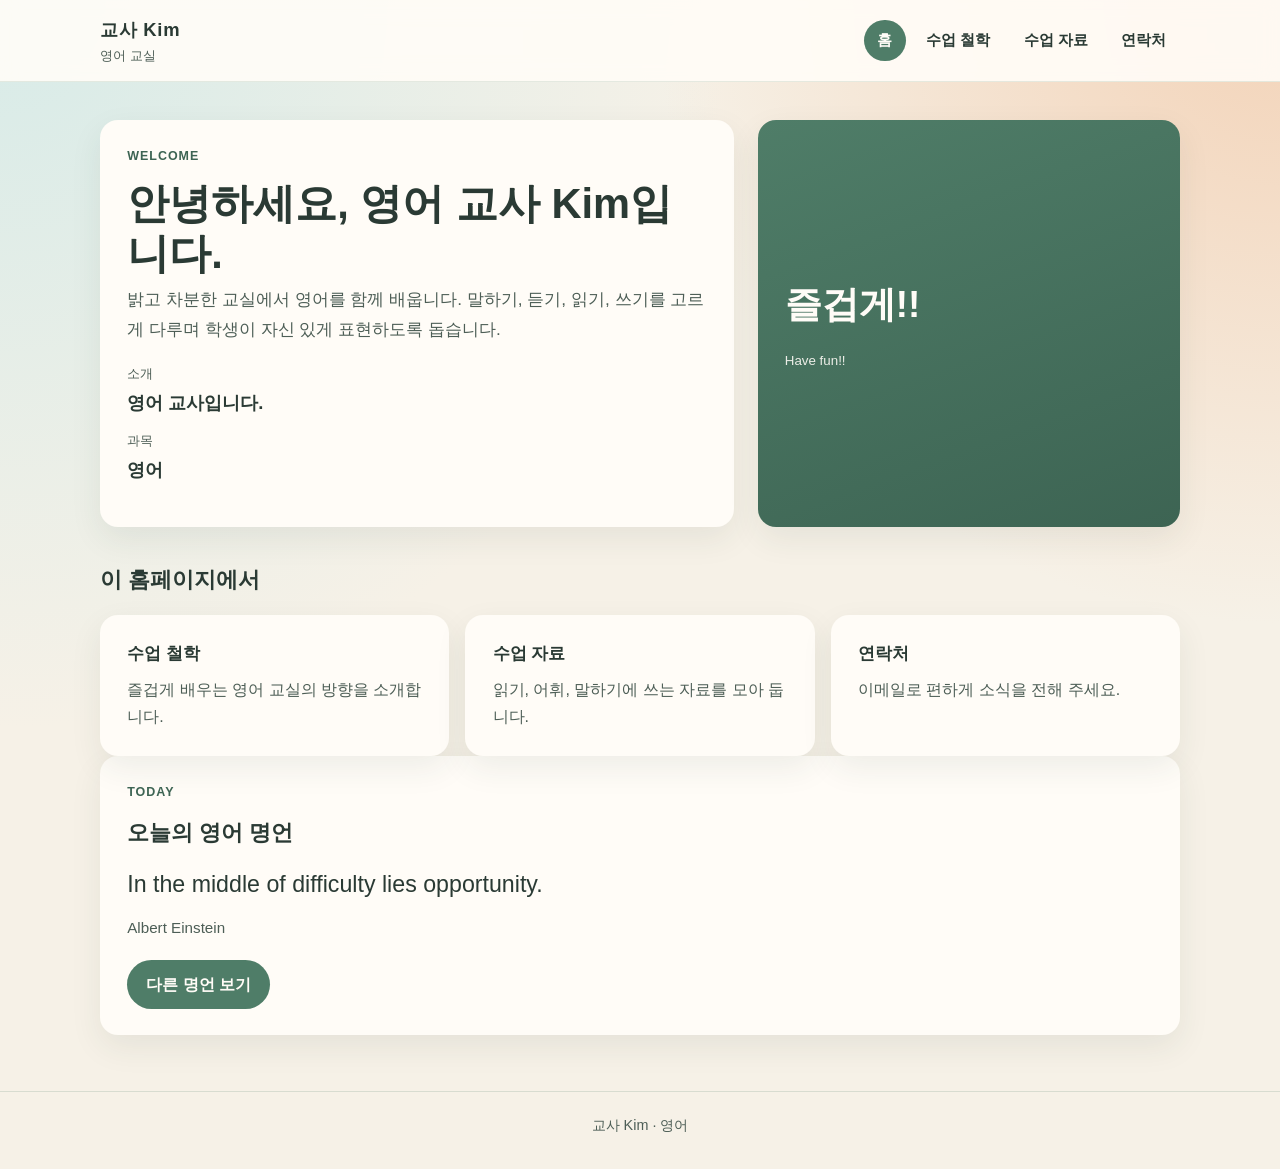
<file: index.html>
<!DOCTYPE html>
<html lang="ko">
<head>
  <meta charset="UTF-8">
  <meta name="viewport" content="width=device-width, initial-scale=1">
  <title>홈 | 교사 Kim</title>
  <link rel="stylesheet" href="style.css">
</head>
<body>
  <a class="skip" href="#content">본문으로 건너뛰기</a>
  <header class="site-header">
    <div class="header-inner">
      <a class="brand" href="index.html">
        <strong>교사 Kim</strong>
        <span>영어 교실</span>
      </a>
      <nav aria-label="주요 메뉴">
        <ul class="nav-list">
          <li><a href="index.html" aria-current="page">홈</a></li>
          <li><a href="philosophy.html">수업 철학</a></li>
          <li><a href="materials.html">수업 자료</a></li>
          <li><a href="contact.html">연락처</a></li>
        </ul>
      </nav>
    </div>
  </header>

  <main id="content">
    <section class="hero">
      <article class="card">
        <p class="kicker">Welcome</p>
        <h1>안녕하세요, 영어 교사 Kim입니다.</h1>
        <p class="lead">밝고 차분한 교실에서 영어를 함께 배웁니다. 말하기, 듣기, 읽기, 쓰기를 고르게 다루며 학생이 자신 있게 표현하도록 돕습니다.</p>
        <dl class="meta">
          <div>
            <dt>소개</dt>
            <dd>영어 교사입니다.</dd>
          </div>
          <div>
            <dt>과목</dt>
            <dd>영어</dd>
          </div>
        </dl>
      </article>
      <aside class="card quote-card">
        <p>즐겁게!!</p>
        <small>Have fun!!</small>
      </aside>
    </section>

    <h2 class="section-title">이 홈페이지에서</h2>
    <div class="grid">
      <article class="card tile">
        <h3>수업 철학</h3>
        <p>즐겁게 배우는 영어 교실의 방향을 소개합니다.</p>
      </article>
      <article class="card tile">
        <h3>수업 자료</h3>
        <p>읽기, 어휘, 말하기에 쓰는 자료를 모아 둡니다.</p>
      </article>
      <article class="card tile">
        <h3>연락처</h3>
        <p>이메일로 편하게 소식을 전해 주세요.</p>
      </article>
    </div>

    <section class="quote-of-day card" aria-labelledby="quote-heading">
      <p class="kicker">Today</p>
      <h2 id="quote-heading" class="quote-heading">오늘의 영어 명언</h2>
      <blockquote>
        <p id="quote-text">The journey of a thousand miles begins with a single step.</p>
        <footer id="quote-author">Lao Tzu</footer>
      </blockquote>
      <button type="button" id="quote-button">다른 명언 보기</button>
    </section>
  </main>

  <footer class="page-footer">교사 Kim · 영어</footer>
  <script src="quote.js"></script>
</body>
</html>
</file>
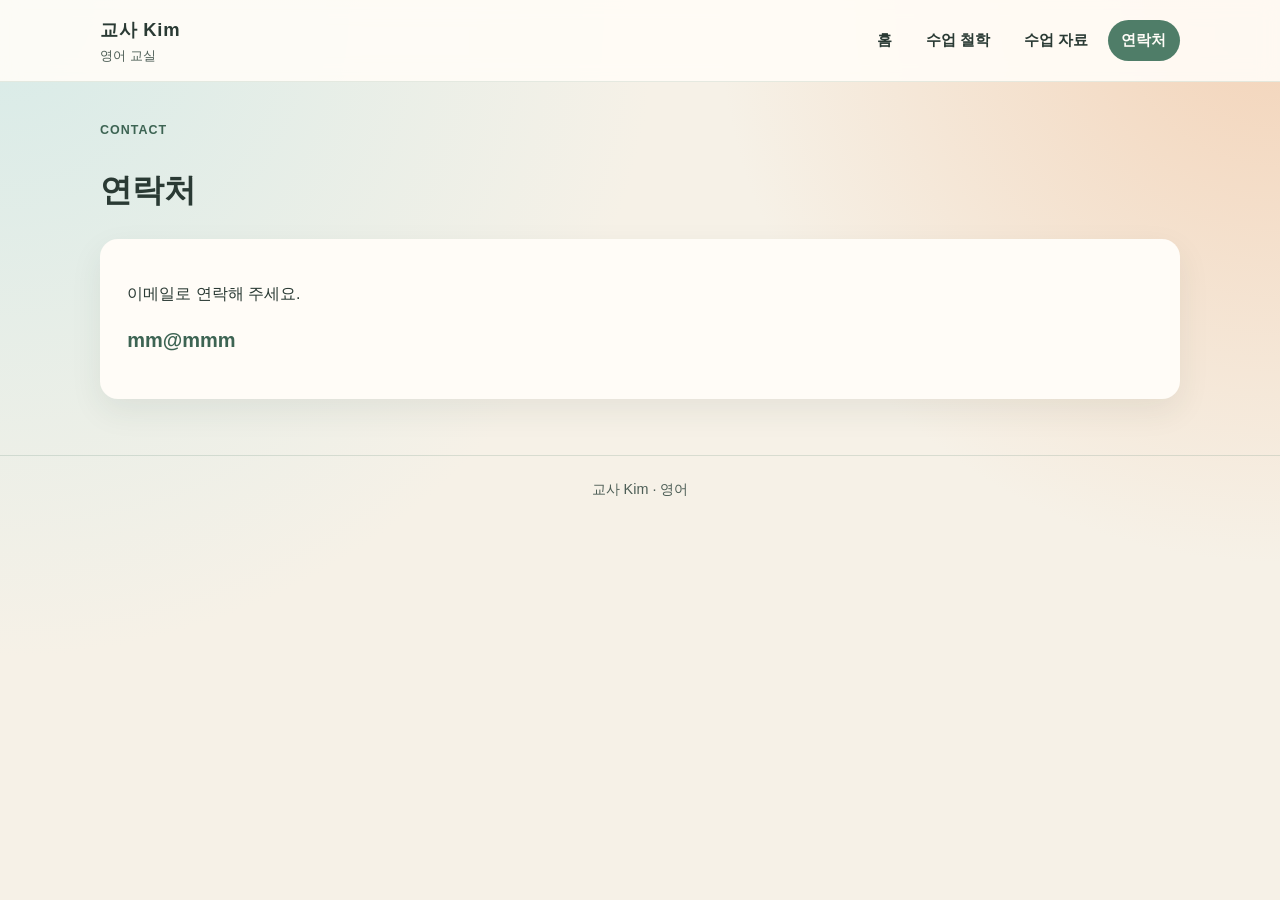
<file: contact.html>
<!DOCTYPE html>
<html lang="ko">
<head>
  <meta charset="UTF-8">
  <meta name="viewport" content="width=device-width, initial-scale=1">
  <title>연락처 | 교사 Kim</title>
  <link rel="stylesheet" href="style.css">
</head>
<body>
  <a class="skip" href="#content">본문으로 건너뛰기</a>
  <header class="site-header">
    <div class="header-inner">
      <a class="brand" href="index.html">
        <strong>교사 Kim</strong>
        <span>영어 교실</span>
      </a>
      <nav aria-label="주요 메뉴">
        <ul class="nav-list">
          <li><a href="index.html">홈</a></li>
          <li><a href="philosophy.html">수업 철학</a></li>
          <li><a href="materials.html">수업 자료</a></li>
          <li><a href="contact.html" aria-current="page">연락처</a></li>
        </ul>
      </nav>
    </div>
  </header>

  <main id="content">
    <p class="kicker">Contact</p>
    <h1>연락처</h1>
    <article class="card contact-box">
      <p>이메일로 연락해 주세요.</p>
      <p><a href="mailto:mm@mmm">mm@mmm</a></p>
    </article>
  </main>

  <footer class="page-footer">교사 Kim · 영어</footer>
</body>
</html>
</file>
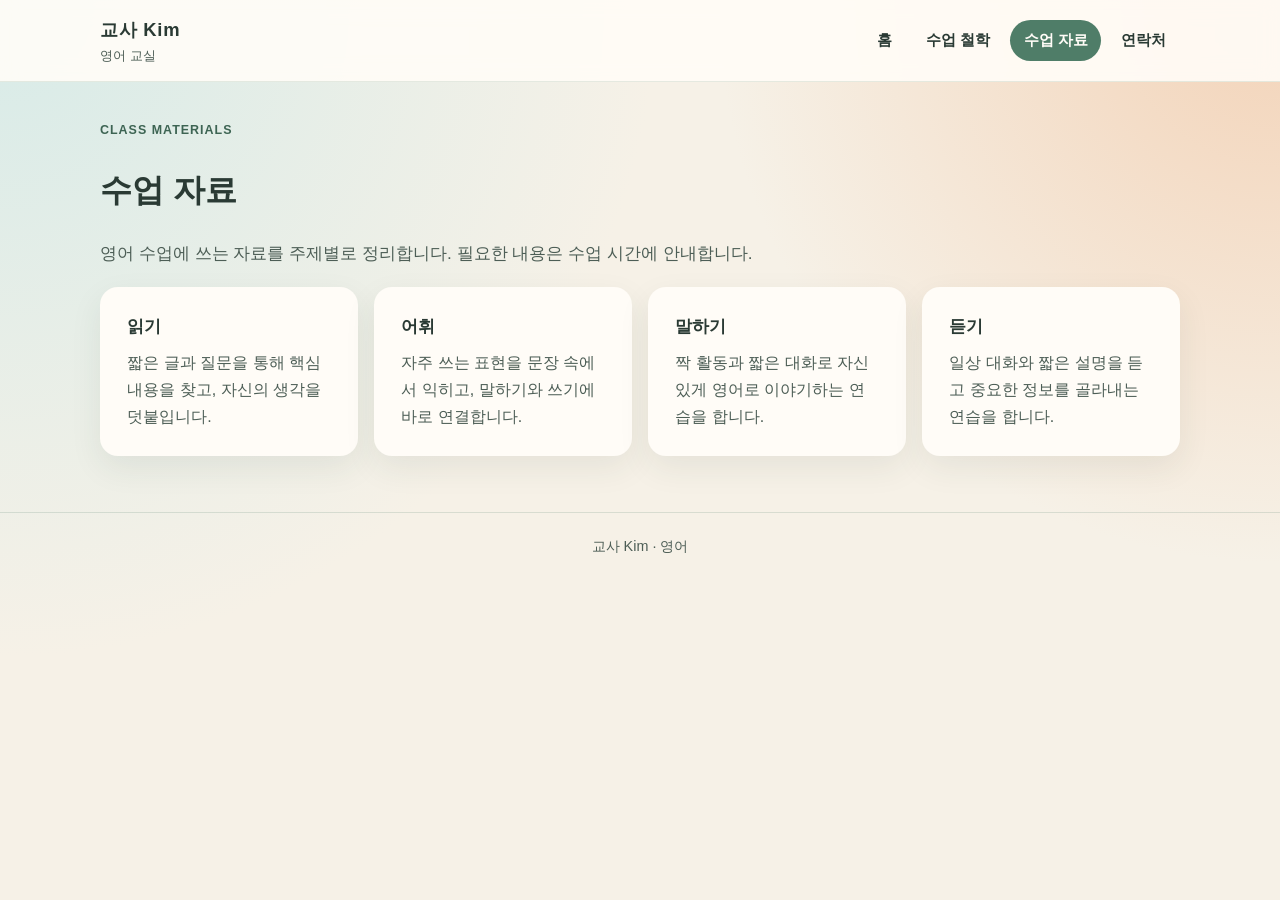
<file: materials.html>
<!DOCTYPE html>
<html lang="ko">
<head>
  <meta charset="UTF-8">
  <meta name="viewport" content="width=device-width, initial-scale=1">
  <title>수업 자료 | 교사 Kim</title>
  <link rel="stylesheet" href="style.css">
</head>
<body>
  <a class="skip" href="#content">본문으로 건너뛰기</a>
  <header class="site-header">
    <div class="header-inner">
      <a class="brand" href="index.html">
        <strong>교사 Kim</strong>
        <span>영어 교실</span>
      </a>
      <nav aria-label="주요 메뉴">
        <ul class="nav-list">
          <li><a href="index.html">홈</a></li>
          <li><a href="philosophy.html">수업 철학</a></li>
          <li><a href="materials.html" aria-current="page">수업 자료</a></li>
          <li><a href="contact.html">연락처</a></li>
        </ul>
      </nav>
    </div>
  </header>

  <main id="content">
    <p class="kicker">Class materials</p>
    <h1>수업 자료</h1>
    <p class="lead">영어 수업에 쓰는 자료를 주제별로 정리합니다. 필요한 내용은 수업 시간에 안내합니다.</p>
    <div class="grid">
      <article class="card tile">
        <h2>읽기</h2>
        <p>짧은 글과 질문을 통해 핵심 내용을 찾고, 자신의 생각을 덧붙입니다.</p>
      </article>
      <article class="card tile">
        <h2>어휘</h2>
        <p>자주 쓰는 표현을 문장 속에서 익히고, 말하기와 쓰기에 바로 연결합니다.</p>
      </article>
      <article class="card tile">
        <h2>말하기</h2>
        <p>짝 활동과 짧은 대화로 자신 있게 영어로 이야기하는 연습을 합니다.</p>
      </article>
      <article class="card tile">
        <h2>듣기</h2>
        <p>일상 대화와 짧은 설명을 듣고 중요한 정보를 골라내는 연습을 합니다.</p>
      </article>
    </div>
  </main>

  <footer class="page-footer">교사 Kim · 영어</footer>
</body>
</html>
</file>
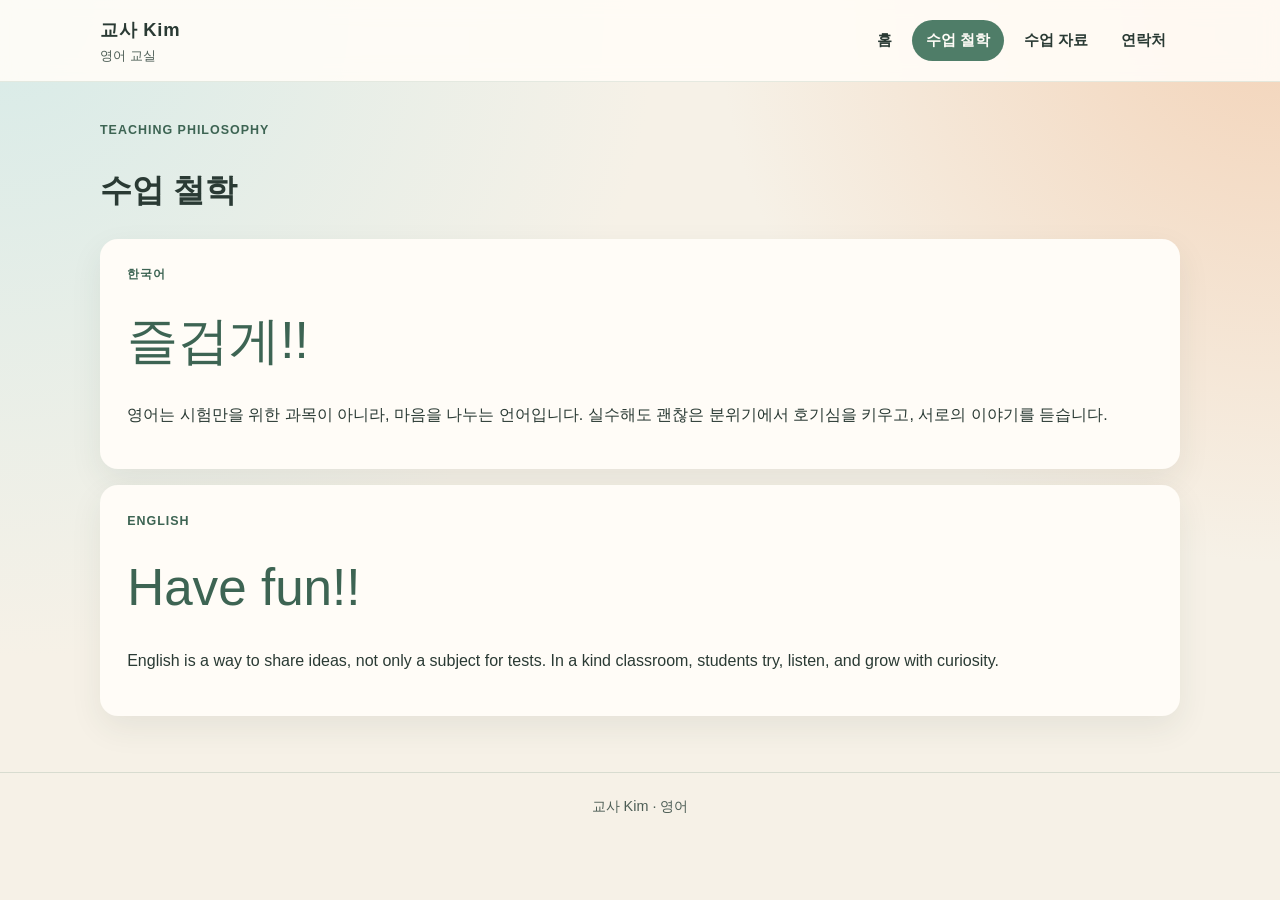
<file: philosophy.html>
<!DOCTYPE html>
<html lang="ko">
<head>
  <meta charset="UTF-8">
  <meta name="viewport" content="width=device-width, initial-scale=1">
  <title>수업 철학 | 교사 Kim</title>
  <link rel="stylesheet" href="style.css">
</head>
<body>
  <a class="skip" href="#content">본문으로 건너뛰기</a>
  <header class="site-header">
    <div class="header-inner">
      <a class="brand" href="index.html">
        <strong>교사 Kim</strong>
        <span>영어 교실</span>
      </a>
      <nav aria-label="주요 메뉴">
        <ul class="nav-list">
          <li><a href="index.html">홈</a></li>
          <li><a href="philosophy.html" aria-current="page">수업 철학</a></li>
          <li><a href="materials.html">수업 자료</a></li>
          <li><a href="contact.html">연락처</a></li>
        </ul>
      </nav>
    </div>
  </header>

  <main id="content">
    <p class="kicker">Teaching philosophy</p>
    <h1>수업 철학</h1>
    <div class="bilingual">
      <article class="card">
        <p class="kicker">한국어</p>
        <p class="big-phrase">즐겁게!!</p>
        <p>영어는 시험만을 위한 과목이 아니라, 마음을 나누는 언어입니다. 실수해도 괜찮은 분위기에서 호기심을 키우고, 서로의 이야기를 듣습니다.</p>
      </article>
      <article class="card">
        <p class="kicker">English</p>
        <p class="big-phrase">Have fun!!</p>
        <p>English is a way to share ideas, not only a subject for tests. In a kind classroom, students try, listen, and grow with curiosity.</p>
      </article>
    </div>
  </main>

  <footer class="page-footer">교사 Kim · 영어</footer>
</body>
</html>
</file>
<file: style.css>
:root {
  --paper: #f6f1e7;
  --paper-deep: #efe6d6;
  --ink: #2a3a34;
  --ink-soft: #4d5e56;
  --sage: #4f7d68;
  --sage-deep: #3d6453;
  --sky: #d7ebe8;
  --peach: #f3d3b8;
  --white: #fffcf7;
  --shadow: 0 12px 32px rgba(42, 58, 52, 0.08);
  --radius: 18px;
}

*,
*::before,
*::after {
  box-sizing: border-box;
}

html {
  scroll-behavior: smooth;
}

body {
  margin: 0;
  min-height: 100vh;
  font-family: "Segoe UI", "Apple SD Gothic Neo", "Malgun Gothic", sans-serif;
  color: var(--ink);
  background:
    radial-gradient(circle at top left, var(--sky) 0, transparent 42%),
    radial-gradient(circle at top right, var(--peach) 0, transparent 36%),
    var(--paper);
  line-height: 1.7;
}

a {
  color: var(--sage-deep);
}

img {
  max-width: 100%;
}

.skip {
  position: absolute;
  left: -999px;
  top: 0;
  background: var(--white);
  padding: 0.6rem 1rem;
}

.skip:focus {
  left: 1rem;
  top: 1rem;
  z-index: 20;
}

.site-header {
  position: sticky;
  top: 0;
  z-index: 10;
  background: rgba(255, 252, 247, 0.92);
  backdrop-filter: blur(10px);
  border-bottom: 1px solid rgba(79, 125, 104, 0.15);
}

.header-inner {
  width: min(1080px, calc(100% - 2rem));
  margin: 0 auto;
  padding: 0.85rem 0;
  display: flex;
  flex-wrap: wrap;
  align-items: center;
  justify-content: space-between;
  gap: 0.75rem 1.5rem;
}

.brand {
  text-decoration: none;
  color: var(--ink);
  display: flex;
  flex-direction: column;
}

.brand strong {
  font-size: 1.15rem;
  letter-spacing: 0.04em;
}

.brand span {
  font-size: 0.82rem;
  color: var(--ink-soft);
}

.nav-list {
  list-style: none;
  margin: 0;
  padding: 0;
  display: flex;
  flex-wrap: wrap;
  gap: 0.4rem;
}

.nav-list a {
  display: inline-block;
  text-decoration: none;
  color: var(--ink);
  padding: 0.45rem 0.85rem;
  border-radius: 999px;
  font-weight: 600;
  font-size: 0.95rem;
}

.nav-list a:hover,
.nav-list a:focus-visible {
  background: var(--sky);
  outline: none;
}

.nav-list a[aria-current="page"] {
  background: var(--sage);
  color: var(--white);
}

main {
  width: min(1080px, calc(100% - 2rem));
  margin: 0 auto;
  padding: 2.4rem 0 3.5rem;
}

.hero {
  display: grid;
  grid-template-columns: 1.2fr 0.8fr;
  gap: 1.5rem;
  align-items: stretch;
}

.card {
  background: var(--white);
  border-radius: var(--radius);
  box-shadow: var(--shadow);
  padding: 1.6rem 1.7rem;
}

.hero h1 {
  margin: 0 0 0.4rem;
  font-size: clamp(1.8rem, 4vw, 2.6rem);
  line-height: 1.2;
}

.kicker {
  margin: 0 0 0.75rem;
  color: var(--sage-deep);
  font-weight: 700;
  letter-spacing: 0.08em;
  text-transform: uppercase;
  font-size: 0.78rem;
}

.lead {
  font-size: 1.08rem;
  color: var(--ink-soft);
  margin: 0 0 1.2rem;
}

.meta {
  display: grid;
  gap: 0.7rem;
}

.meta dt {
  margin: 0;
  font-size: 0.8rem;
  color: var(--ink-soft);
}

.meta dd {
  margin: 0.15rem 0 0;
  font-size: 1.15rem;
  font-weight: 700;
}

.quote-card {
  display: flex;
  flex-direction: column;
  justify-content: center;
  background: linear-gradient(160deg, var(--sage) 0%, var(--sage-deep) 100%);
  color: var(--white);
}

.quote-card p {
  margin: 0;
  font-size: clamp(1.6rem, 4vw, 2.3rem);
  font-weight: 700;
}

.quote-card small {
  margin-top: 0.8rem;
  opacity: 0.9;
}

.section-title {
  margin: 2.2rem 0 1rem;
  font-size: 1.35rem;
}

.grid {
  display: grid;
  grid-template-columns: repeat(auto-fit, minmax(230px, 1fr));
  gap: 1rem;
}

.tile h2,
.tile h3 {
  margin: 0 0 0.45rem;
  font-size: 1.05rem;
}

.tile p {
  margin: 0;
  color: var(--ink-soft);
}

.bilingual {
  display: grid;
  gap: 1rem;
}

.big-phrase {
  font-size: clamp(2rem, 6vw, 3.2rem);
  margin: 0.2rem 0 0.6rem;
  color: var(--sage-deep);
}

.contact-box a {
  font-size: 1.25rem;
  font-weight: 700;
  text-decoration: none;
  word-break: break-all;
}

.contact-box a:hover {
  text-decoration: underline;
}

.quote-heading {
  margin: 0 0 1rem;
  font-size: 1.35rem;
}

.quote-of-day blockquote {
  margin: 0 0 1.2rem;
  padding: 0;
  border: 0;
}

.quote-of-day blockquote p {
  margin: 0;
  font-size: clamp(1.15rem, 2.4vw, 1.45rem);
  line-height: 1.55;
  color: var(--ink);
}

.quote-of-day blockquote footer {
  margin-top: 0.7rem;
  color: var(--ink-soft);
  font-size: 0.95rem;
}

.quote-of-day button {
  appearance: none;
  border: 0;
  border-radius: 999px;
  background: var(--sage);
  color: var(--white);
  font: inherit;
  font-weight: 700;
  padding: 0.7rem 1.2rem;
  cursor: pointer;
}

.quote-of-day button:hover,
.quote-of-day button:focus-visible {
  background: var(--sage-deep);
  outline: none;
}

.page-footer {
  border-top: 1px solid rgba(79, 125, 104, 0.18);
  padding: 1.3rem 0 2rem;
  color: var(--ink-soft);
  text-align: center;
  font-size: 0.9rem;
}

@media (max-width: 760px) {
  .hero {
    grid-template-columns: 1fr;
  }

  .header-inner {
    align-items: flex-start;
  }

  .nav-list {
    width: 100%;
  }

  .nav-list a {
    flex: 1 1 auto;
    text-align: center;
  }
}
</file>
